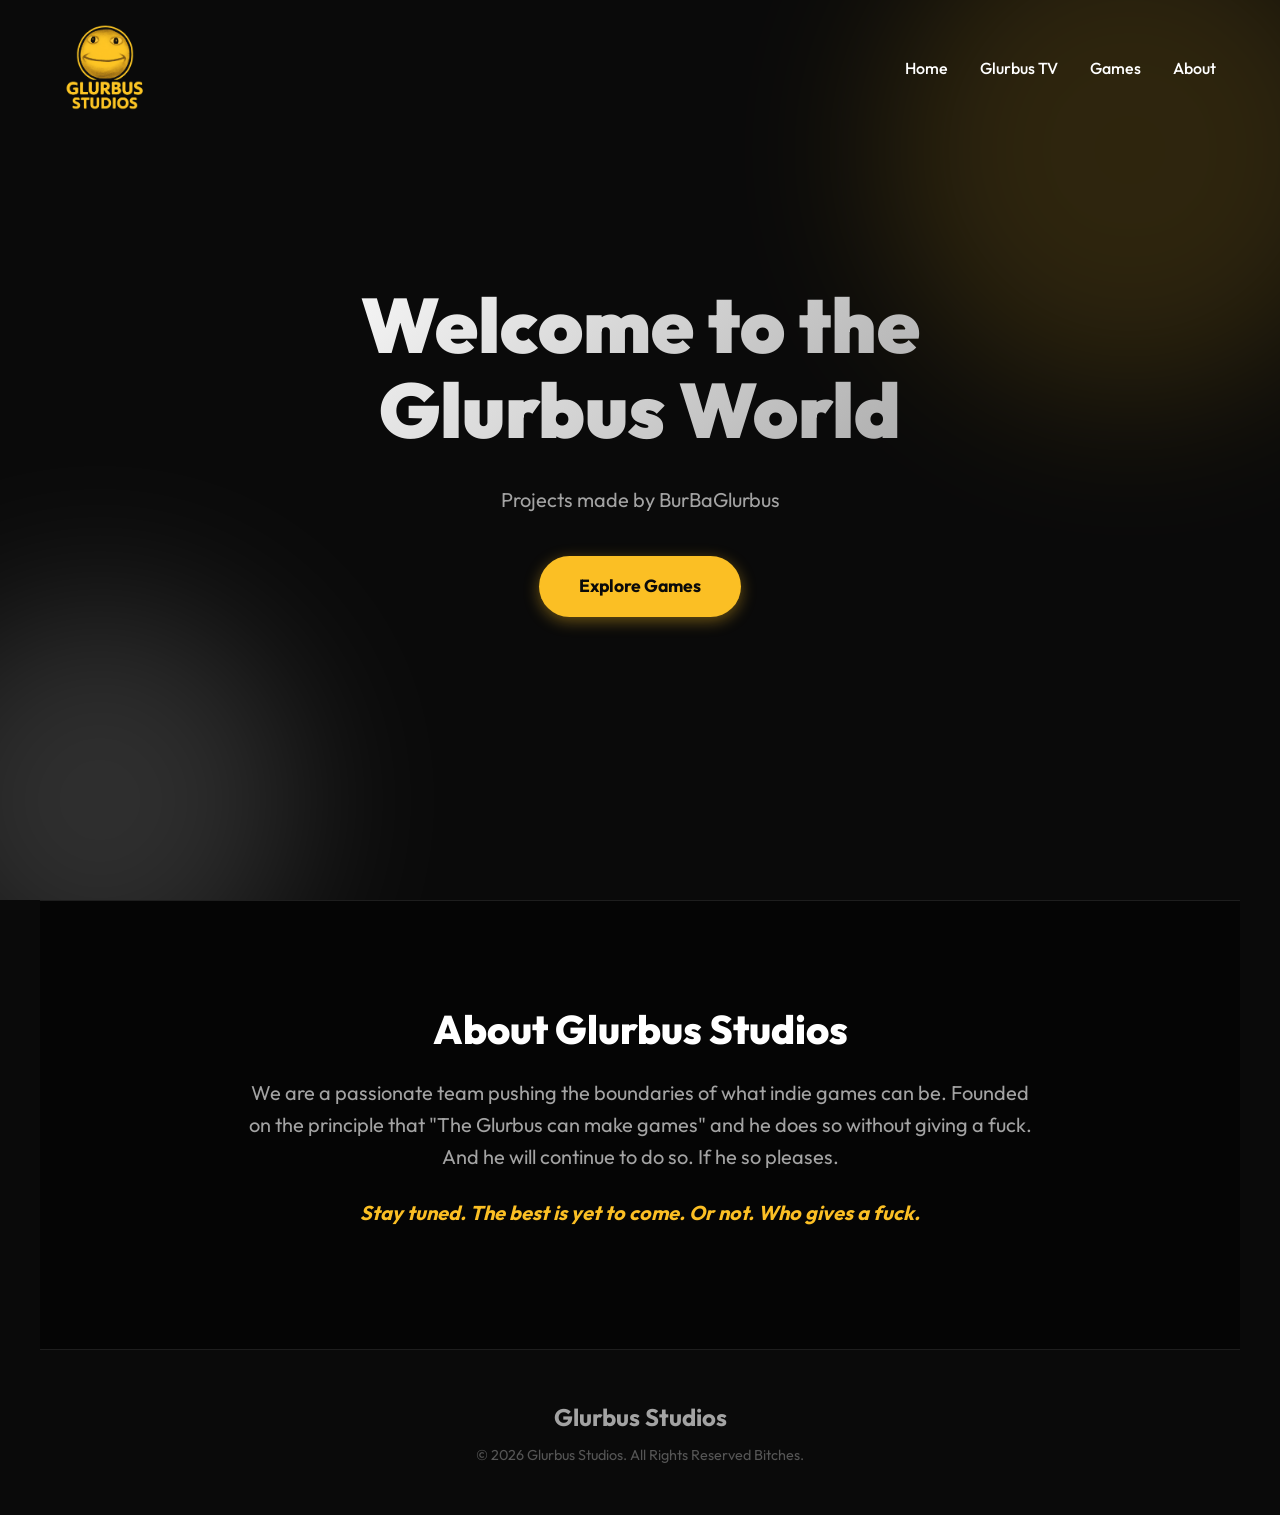
<file: index.html>
<!DOCTYPE html>
<html lang="en">

<head>
  <meta charset="UTF-8">
  <meta name="viewport" content="width=device-width, initial-scale=1.0">
  <meta name="description" content="Glurbus Studios - Creators of Doki Doki Paradise of Wacko">
  <title>Glurbus Studios</title>
  <!-- Google Fonts -->
  <link rel="preconnect" href="https://fonts.googleapis.com">
  <link rel="preconnect" href="https://fonts.gstatic.com" crossorigin>
  <link href="https://fonts.googleapis.com/css2?family=Outfit:wght@300;500;700;900&display=swap" rel="stylesheet">
  <link rel="stylesheet" href="style.css">
  <link rel="icon" type="image/png" href="assets/logo_glurbus.png">
</head>

<body>
  <div class="page-transition-overlay swipe-out" id="pageReveal"><img src="assets/logo_glurbus.png" alt="" class="transition-logo"></div>
  <header id="navbar">
    <div class="container nav-content">
      <a href="index.html" class="logo"><img src="assets/logo.png" alt="Glurbus Studios" class="logo-img" id="home-logo" height="90" style="max-height:90px;width:auto;"></a>
      <nav>
        <ul class="nav-links" id="navLinks">
          <li><a href="#home" class="nav-close-link">Home</a></li>
          <li><a href="videos.html" class="nav-close-link">Glurbus TV</a></li>
          <li><a href="games.html" class="nav-close-link">Games</a></li>
          <li><a href="#about" class="nav-close-link">About</a></li>
        </ul>
      </nav>
      <button class="hamburger" id="hamburgerBtn" aria-label="Open menu">
        <span></span><span></span><span></span>
      </button>
    </div>
  </header>

  <section id="home" class="hero">
    <div class="hero-content">
      <h2 class="slide-up">Welcome to the Glurbus World</h2>
      <p class="slide-up delay-1">Projects made by BurBaGlurbus
      </p>
      <div class="hero-actions slide-up delay-2">
        <a href="games.html" class="cta-button desktop-only">Explore Games</a>
        <!-- Mobile Only Quick Links -->
        <div class="mobile-hero-links">
          <a href="videos.html" class="mobile-btn">
            <span class="btn-icon">📺</span>
            <span class="btn-text">Glurbus TV</span>
          </a>
          <a href="games.html" class="mobile-btn">
            <span class="btn-icon">🎮</span>
            <span class="btn-text">Masterpieces</span>
          </a>
          <a href="pow.html" class="mobile-btn">
            <span class="btn-icon">😜</span>
            <span class="btn-text">Paradise of Wacko</span>
          </a>
          <a href="powp.html" class="mobile-btn">
            <span class="btn-icon">✨</span>
            <span class="btn-text">Wacko Plus!</span>
          </a>
          <a href="#about" class="mobile-btn">
            <span class="btn-icon">ℹ️</span>
            <span class="btn-text">About Fix</span>
          </a>
        </div>
      </div>
    </div>
    <div class="hero-bg-elements">
      <div class="circle circle-1"></div>
      <div class="circle circle-2"></div>
    </div>
  </section>



  <section id="about" class="about-section container section-padding fade-in">
    <div class="about-content">
      <h2 class="section-title">About Glurbus Studios</h2>
      <p>We are a passionate team pushing the boundaries of what indie games can be. Founded on the principle that "The
        Glurbus can make games" and he does so without giving a fuck. And he will continue to do so. If he so pleases.
      </p>
      <p class="highlight-text">Stay tuned. The best is yet to come. Or not. Who gives a fuck.</p>
    </div>
  </section>

  <footer>
    <div class="container footer-content text-center">
      <h3>Glurbus Studios</h3>
      <p>&copy; 2026 Glurbus Studios. All Rights Reserved Bitches.</p>
    </div>
  </footer>

  <script src="script.js"></script>
</body>

</html>
</file>
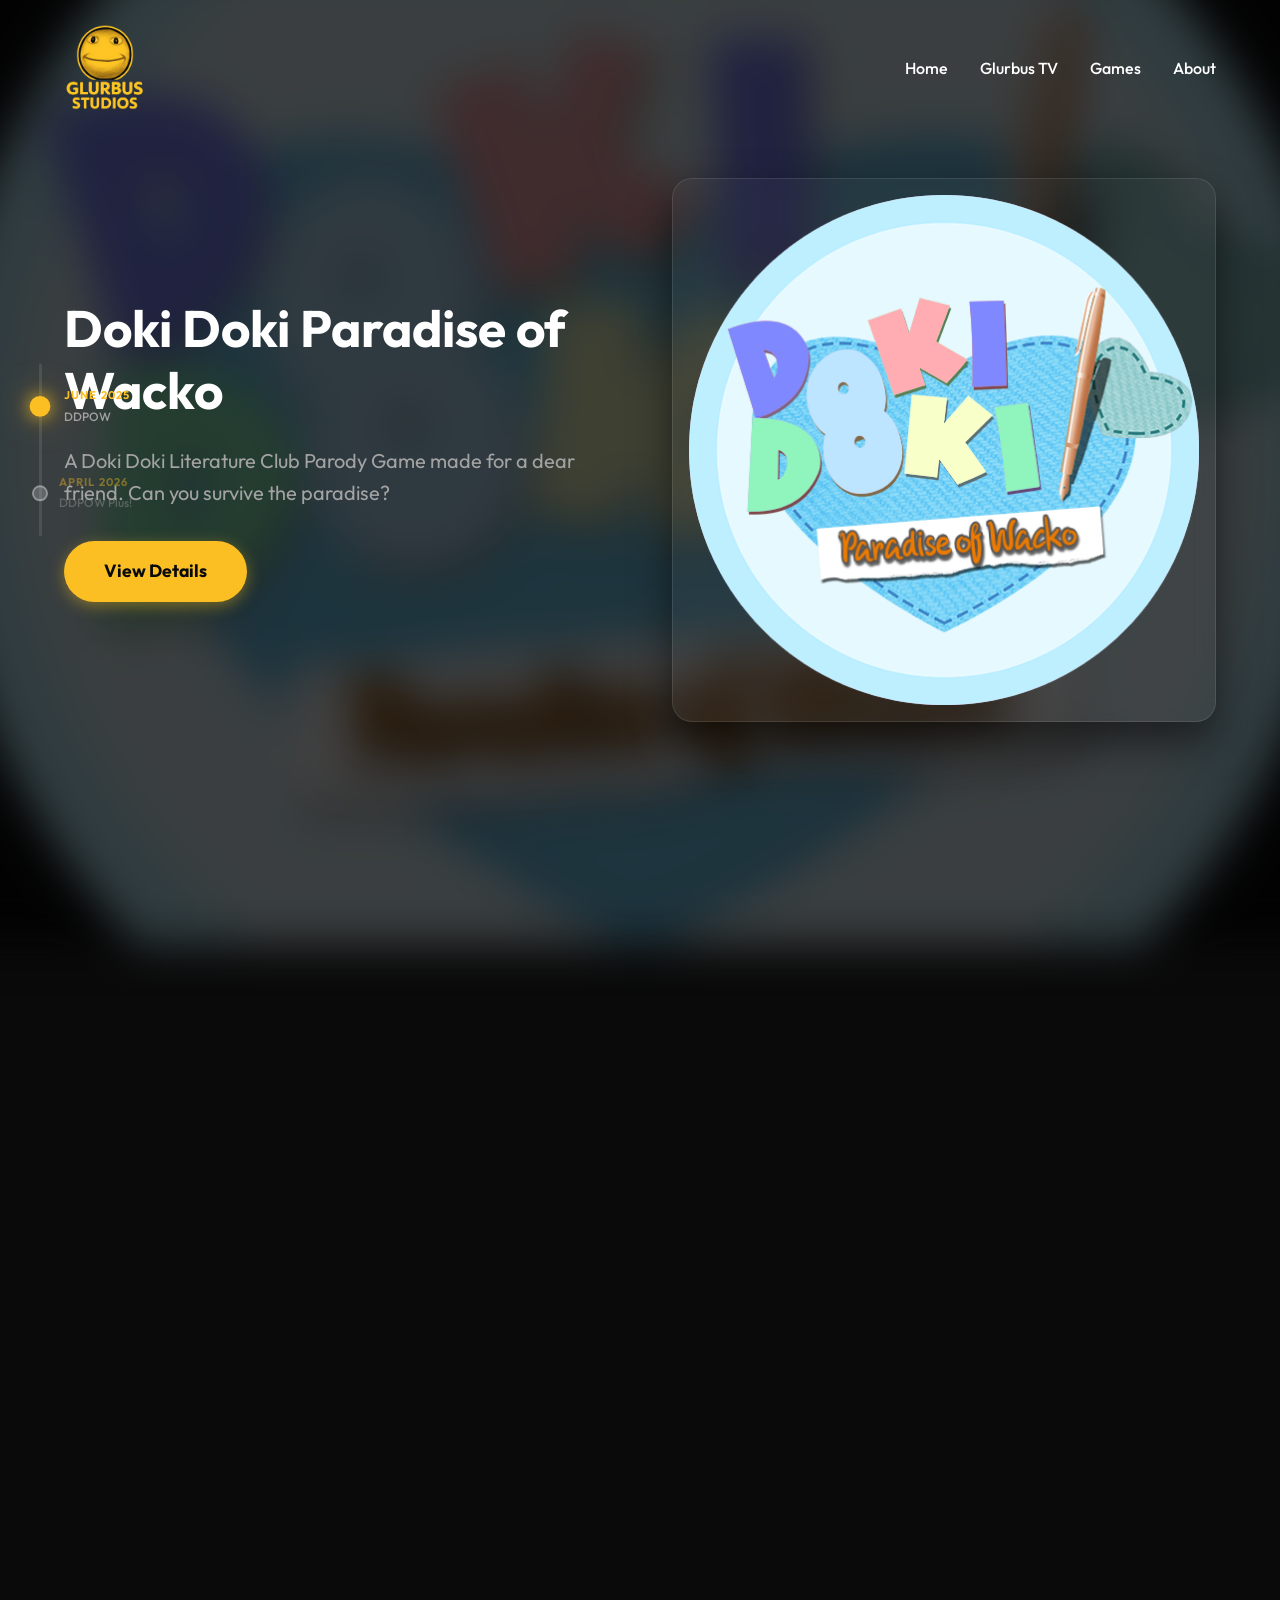
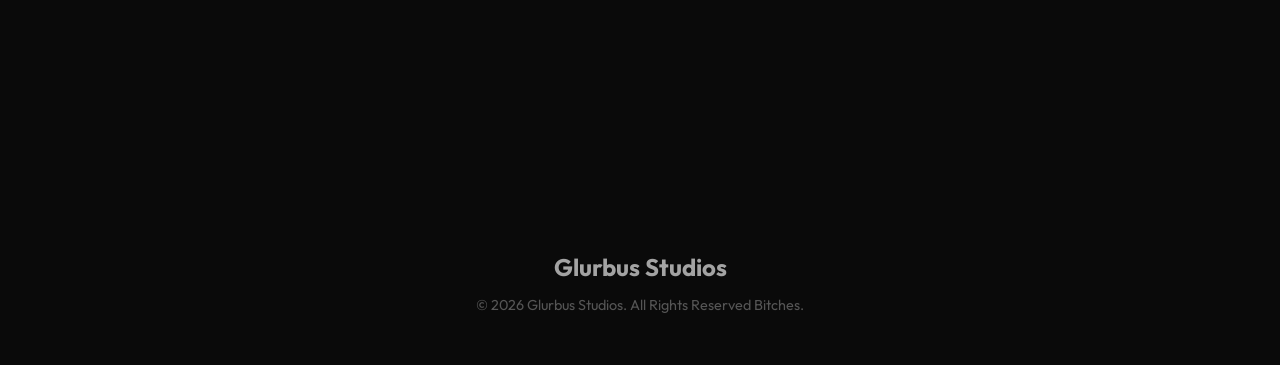
<file: games.html>
<!DOCTYPE html>
<html lang="en">

<head>
  <meta charset="UTF-8">
  <meta name="viewport" content="width=device-width, initial-scale=1.0">
  <meta name="description" content="Glurbus Studios Masterpieces">
  <title>Our Masterpieces</title>
  <link rel="preconnect" href="https://fonts.googleapis.com">
  <link rel="preconnect" href="https://fonts.gstatic.com" crossorigin>
  <link href="https://fonts.googleapis.com/css2?family=Outfit:wght@300;500;700;900&display=swap" rel="stylesheet">
  <link rel="stylesheet" href="style.css">
  <link rel="icon" type="image/png" href="assets/logo_glurbus.png">
</head>

<body>
  <div class="page-transition-overlay swipe-out" id="pageReveal"><img src="assets/logo_glurbus.png" alt=""
      class="transition-logo"></div>
  <div class="dynamic-bg" id="dynamicBg"></div>

  <header id="navbar">
    <div class="container nav-content">
      <a href="index.html" class="logo"><img src="assets/logo.png" alt="Glurbus Studios" class="logo-img" height="90"
          style="max-height:90px;width:auto;"></a>
      <nav>
        <ul class="nav-links" id="navLinks">
          <li><a href="index.html#home" class="nav-close-link">Home</a></li>
          <li><a href="videos.html" class="nav-close-link">Glurbus TV</a></li>
          <li><a href="games.html" class="nav-close-link">Games</a></li>
          <li><a href="index.html#about" class="nav-close-link">About</a></li>
        </ul>
      </nav>
      <button class="hamburger" id="hamburgerBtn" aria-label="Open menu">
        <span></span><span></span><span></span>
      </button>
    </div>
  </header>

  <div class="timeline-container" id="timeline">
    <div class="timeline-track">
      <div class="timeline-progress" id="timelineProgress"></div>
    </div>
    <div class="timeline-node" data-index="0">
      <div class="node-dot" id="dot-0"></div>
      <div class="node-label">
        <span class="node-date">June 2025</span>
        <span class="node-title">DDPOW</span>
      </div>
    </div>
    <div class="timeline-node" data-index="1">
      <div class="node-dot" id="dot-1"></div>
      <div class="node-label">
        <span class="node-date">April 2026</span>
        <span class="node-title">DDPOW Plus!</span>
      </div>
    </div>
  </div>

  <div class="games-scroll-container">
    <section class="game-showcase-section" data-bg="assets/pow.png" data-index="0">
      <div class="showcase-content container fade-in">
        <div class="showcase-text">
          <h2>Doki Doki Paradise of Wacko</h2>
          <p>A Doki Doki Literature Club Parody Game made for a dear friend. Can you survive the paradise?</p>
          <a href="pow.html" class="cta-button">View Details</a>
        </div>
        <div class="showcase-image glass-panel">
          <img src="assets/pow.png" alt="Doki Doki Paradise of Wacko">
        </div>
      </div>
    </section>

    <section class="game-showcase-section" data-bg="assets/powp.png" data-index="1">
      <div class="showcase-content container fade-in">
        <div class="showcase-text">
          <h2>Doki Doki Paradise of Wacko Plus!</h2>
          <div class="badge" style="display:inline-block; position:relative; top:0; right:0; margin-bottom: 1rem;">New
            Release</div>
          <p>The critically acclaimed remaster to Doki Doki Paradise of Wacko. One last time... before we say goodbye.
          </p>
          <a href="powp.html" class="cta-button">View Details</a>
        </div>
        <div class="showcase-image glass-panel" style="box-shadow: 0 0 40px rgba(255, 215, 0, 0.4);">
          <img src="assets/powp.png" alt="Doki Doki Paradise of Wacko Plus!">
        </div>
      </div>
    </section>
  </div>


  <footer style="position:relative; z-index: 10;">
    <div class="container footer-content text-center">
      <h3>Glurbus Studios</h3>
      <p>&copy; 2026 Glurbus Studios. All Rights Reserved Bitches.</p>
    </div>
  </footer>

  <script src="script.js"></script>
</body>

</html>
</file>
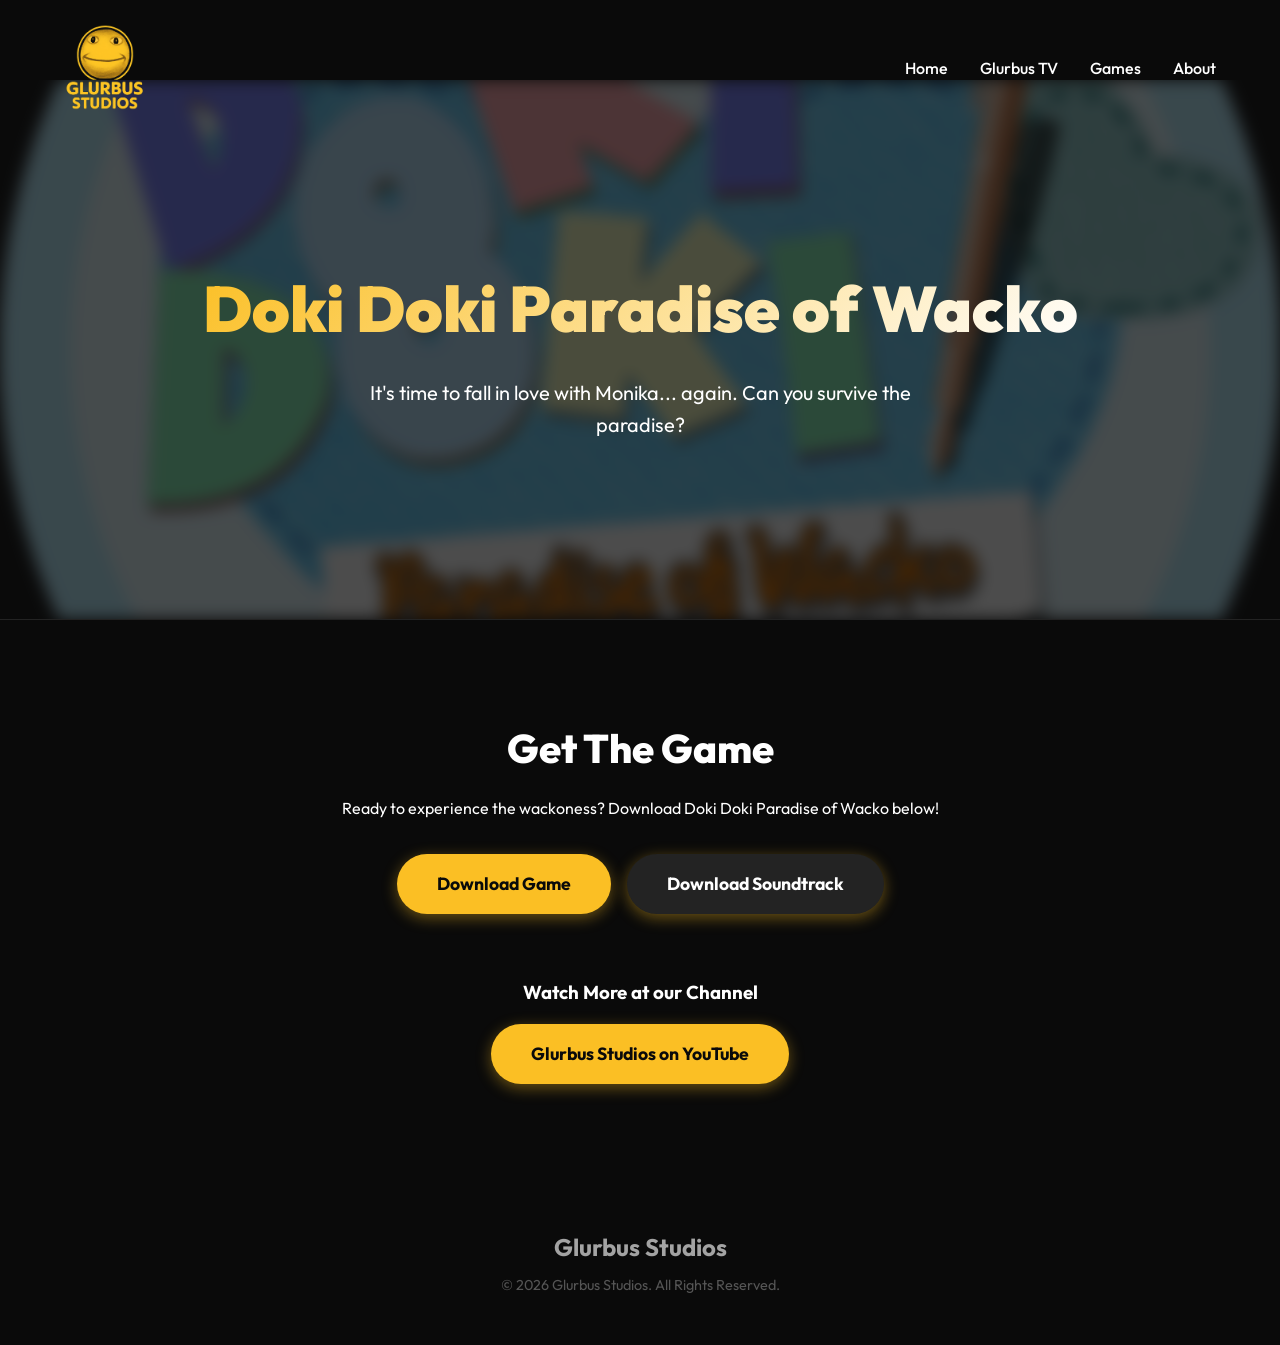
<file: pow.html>
<!DOCTYPE html>
<html lang="en">

<head>
  <meta charset="UTF-8">
  <meta name="viewport" content="width=device-width, initial-scale=1.0">
  <meta name="description" content="Doki Doki Paradise of Wacko">
  <title>Doki Doki Paradise of Wacko</title>
  <link rel="preconnect" href="https://fonts.googleapis.com">
  <link rel="preconnect" href="https://fonts.gstatic.com" crossorigin>
  <link href="https://fonts.googleapis.com/css2?family=Outfit:wght@300;500;700;900&display=swap" rel="stylesheet">
  <link rel="stylesheet" href="style.css">
  <link rel="icon" type="image/png" href="assets/logo_glurbus.png">
</head>

<body>
  <div class="page-transition-overlay swipe-out" id="pageReveal"><img src="assets/logo_glurbus.png" alt=""
      class="transition-logo"></div>
  <header id="navbar">
    <div class="container nav-content">
      <a href="index.html" class="logo"><img src="assets/logo.png" alt="Glurbus Studios" class="logo-img" height="90"
          style="max-height:90px;width:auto;"></a>
      <nav>
        <ul class="nav-links" id="navLinks">
          <li><a href="index.html#home" class="nav-close-link">Home</a></li>
          <li><a href="videos.html" class="nav-close-link">Glurbus TV</a></li>
          <li><a href="games.html" class="nav-close-link">Games</a></li>
          <li><a href="index.html#about" class="nav-close-link">About</a></li>
        </ul>
      </nav>
      <button class="hamburger" id="hamburgerBtn" aria-label="Open menu">
        <span></span><span></span><span></span>
      </button>
    </div>
  </header>

  <section class="subpage-hero fade-in">
    <div class="subpage-hero-bg" style="background-image: url('assets/pow.png');"></div>
    <div class="subpage-hero-content container">
      <h1>Doki Doki Paradise of Wacko</h1>
      <p>It's time to fall in love with Monika... again. Can you survive the paradise?</p>
    </div>
  </section>

  <section class="container section-padding text-center fade-in delay-1">
    <h2 class="section-title">Get The Game</h2>
    <p class="pb-4">Ready to experience the wackoness? Download Doki Doki Paradise of Wacko below!</p>
    <div class="download-section">
      <a href="https://www.mediafire.com/file/cms29n6q9qfjuee/DDPoW.zip/file" target="_blank" class="cta-button">Download Game</a>
      <a href="https://www.mediafire.com/file/5yhibr1dcclcpvr/Doki+Doki+Paradise+of+Wacko+OST.zip/file" target="_blank"
        class="cta-button" style="background-color: var(--glass-border); color: var(--text-white);">Download
        Soundtrack</a>
    </div>

    <div style="margin-top: 4rem;">
      <h3 style="margin-bottom: 1rem;">Watch More at our Channel</h3>
      <a href="https://www.youtube.com/@GlurbusStudios" target="_blank" class="cta-button">Glurbus Studios on
        YouTube</a>
    </div>
  </section>

  <footer>
    <div class="container footer-content text-center">
      <h3>Glurbus Studios</h3>
      <p>&copy; 2026 Glurbus Studios. All Rights Reserved.</p>
    </div>
  </footer>

  <script src="script.js"></script>
</body>

</html>
</file>
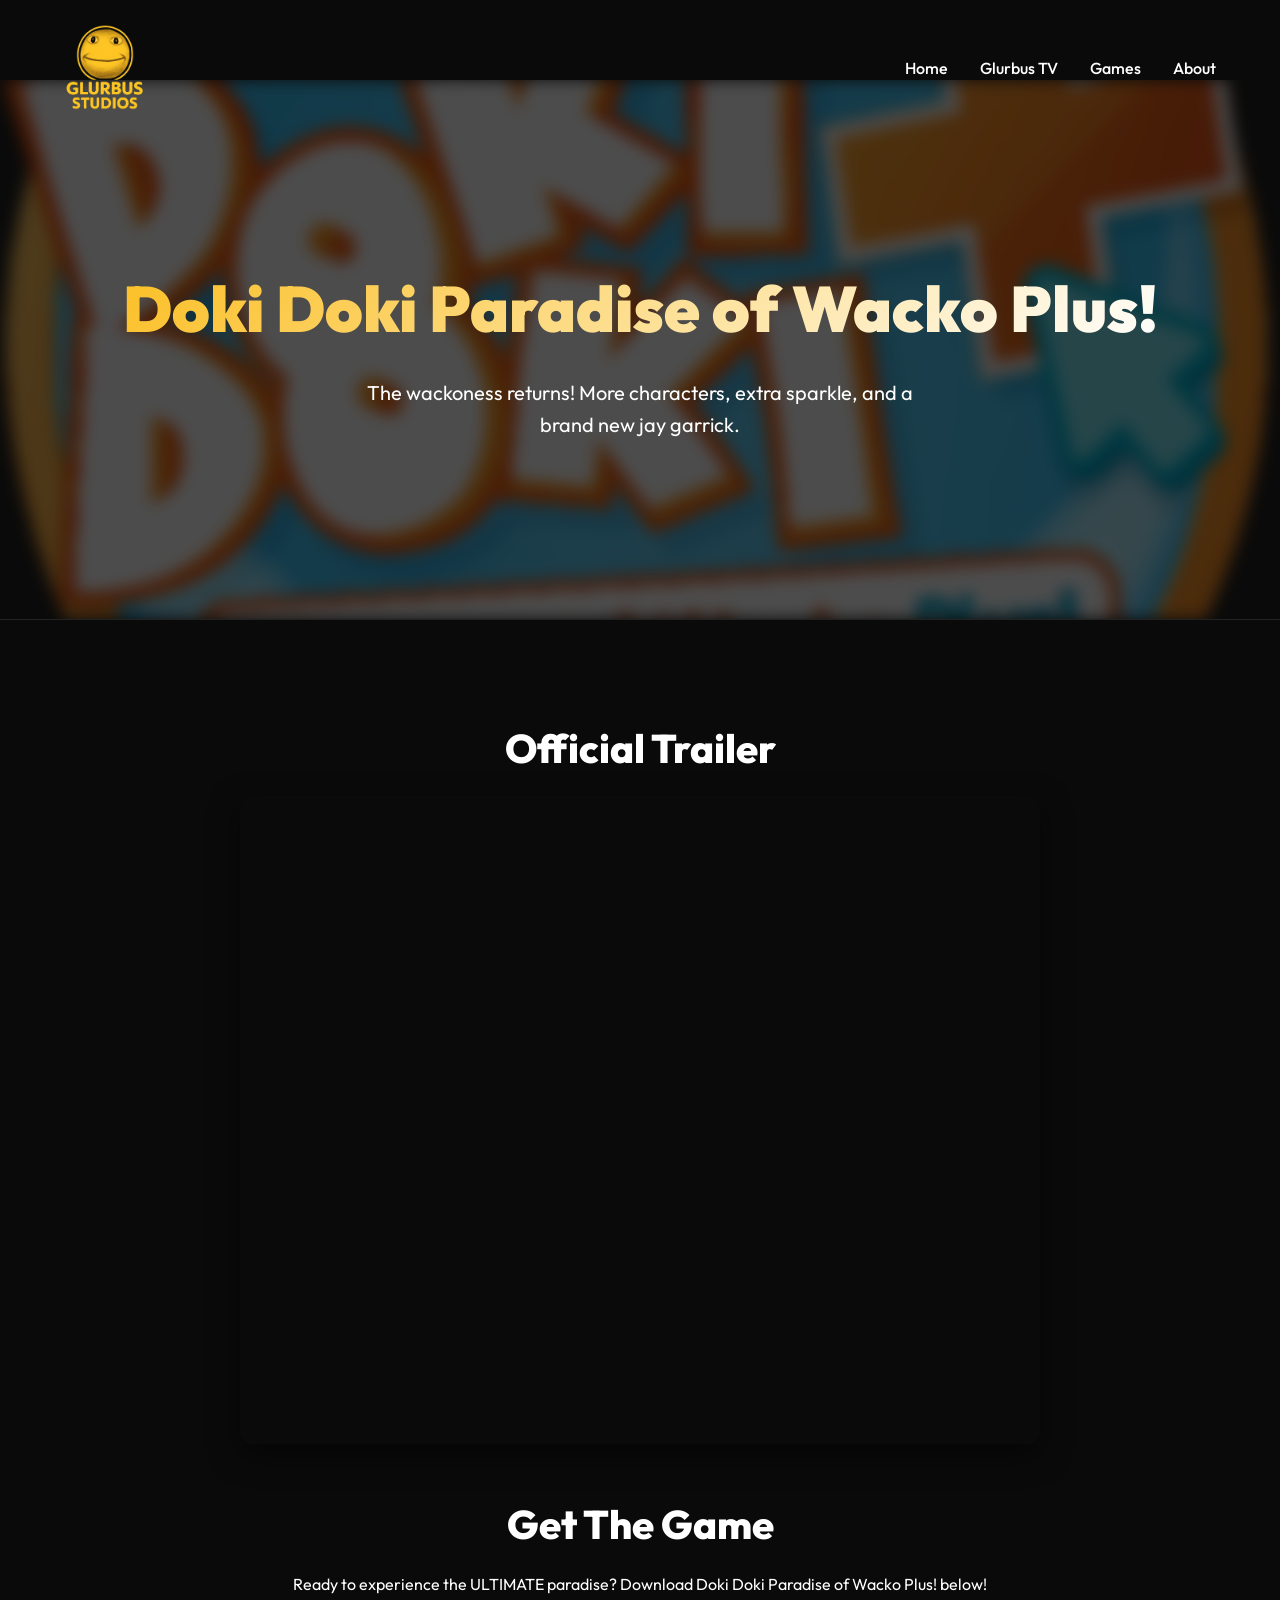
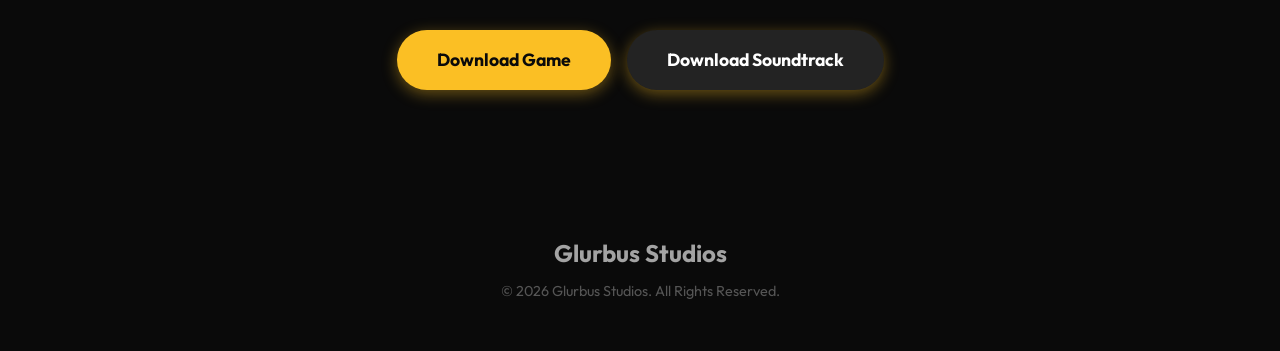
<file: powp.html>
<!DOCTYPE html>
<html lang="en">

<head>
  <meta charset="UTF-8">
  <meta name="viewport" content="width=device-width, initial-scale=1.0">
  <meta name="description" content="Doki Doki Paradise of Wacko Plus!">
  <title>Doki Doki Paradise of Wacko Plus!</title>
  <link rel="preconnect" href="https://fonts.googleapis.com">
  <link rel="preconnect" href="https://fonts.gstatic.com" crossorigin>
  <link href="https://fonts.googleapis.com/css2?family=Outfit:wght@300;500;700;900&display=swap" rel="stylesheet">
  <link rel="stylesheet" href="style.css">
  <link rel="icon" type="image/png" href="assets/logo_glurbus.png">
</head>

<body>
  <div class="page-transition-overlay swipe-out" id="pageReveal"><img src="assets/logo_glurbus.png" alt=""
      class="transition-logo"></div>
  <header id="navbar">
    <div class="container nav-content">
      <a href="index.html" class="logo"><img src="assets/logo.png" alt="Glurbus Studios" class="logo-img" height="90"
          style="max-height:90px;width:auto;"></a>
      <nav>
        <ul class="nav-links" id="navLinks">
          <li><a href="index.html#home" class="nav-close-link">Home</a></li>
          <li><a href="videos.html" class="nav-close-link">Glurbus TV</a></li>
          <li><a href="games.html" class="nav-close-link">Games</a></li>
          <li><a href="index.html#about" class="nav-close-link">About</a></li>
        </ul>
      </nav>
      <button class="hamburger" id="hamburgerBtn" aria-label="Open menu">
        <span></span><span></span><span></span>
      </button>
    </div>
  </header>

  <section class="subpage-hero fade-in">
    <div class="subpage-hero-bg" style="background-image: url('assets/powp.png');"></div>
    <div class="subpage-hero-content container">
      <h1>Doki Doki Paradise of Wacko Plus!</h1>
      <p>The wackoness returns! More characters, extra sparkle, and a brand new jay garrick.</p>
    </div>
  </section>

  <section class="container section-padding text-center fade-in delay-1">
    <h2 class="section-title">Official Trailer</h2>
    <div class="video-container pb-4" style="max-width: 800px; margin: 0 auto;">
      <iframe src="https://www.youtube.com/embed/FVLOrxcWNww" title="YouTube video player" frameborder="0"
        allow="accelerometer; autoplay; clipboard-write; encrypted-media; gyroscope; picture-in-picture; web-share"
        referrerpolicy="strict-origin-when-cross-origin" allowfullscreen></iframe>
    </div>

    <h2 class="section-title" style="margin-top: 3rem;">Get The Game</h2>
    <p class="pb-4">Ready to experience the ULTIMATE paradise? Download Doki Doki Paradise of Wacko Plus! below!</p>
    <div class="download-section">
      <a href="https://www.mediafire.com/file/wtcxqr7jrqlddgi/DDPoWPlusSourceCode-1.0.0-pc.zip/file" target="_blank"
        class="cta-button">Download Game</a>
      <a href="https://www.mediafire.com/file/jqpp30cwcfo4jma/Paradise+of+Wacko+Plus!+Official+Soundtrack.zip/file"
        target="_blank" class="cta-button"
        style="background-color: var(--glass-border); color: var(--text-white);">Download Soundtrack</a>
    </div>
  </section>

  <footer>
    <div class="container footer-content text-center">
      <h3>Glurbus Studios</h3>
      <p>&copy; 2026 Glurbus Studios. All Rights Reserved.</p>
    </div>
  </footer>

  <script src="script.js"></script>
</body>

</html>
</file>
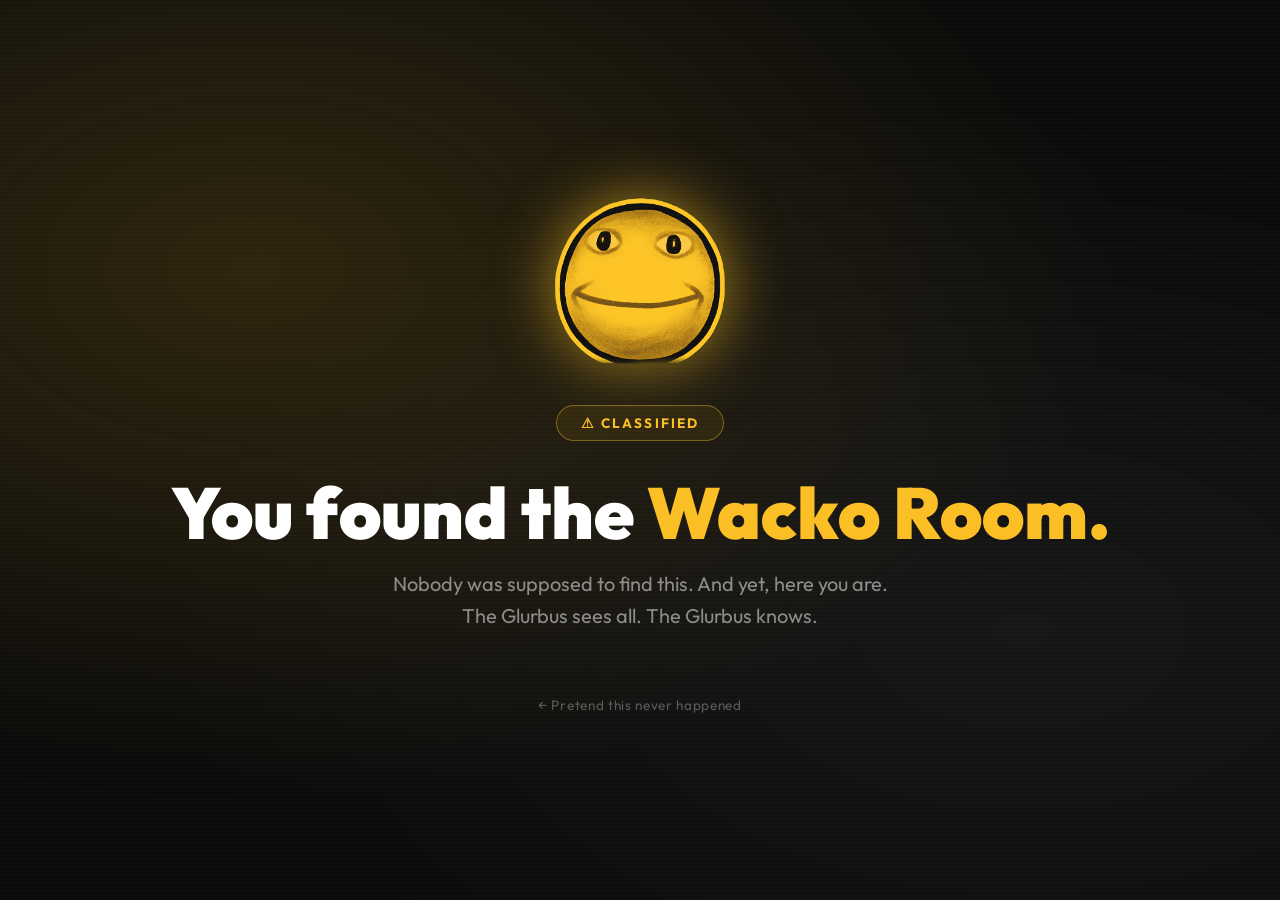
<file: secret.html>
<!DOCTYPE html>
<html lang="en">
<head>
  <meta charset="UTF-8">
  <meta name="viewport" content="width=device-width, initial-scale=1.0">
  <title>You Found It.</title>
  <link rel="preconnect" href="https://fonts.googleapis.com">
  <link rel="preconnect" href="https://fonts.gstatic.com" crossorigin>
  <link href="https://fonts.googleapis.com/css2?family=Outfit:wght@300;500;700;900&display=swap" rel="stylesheet">
  <link rel="icon" type="image/png" href="assets/logo_glurbus.png">
  <style>
    :root {
      --yellow: #FBBF24;
      --bg: #0a0a0a;
    }

    * { margin: 0; padding: 0; box-sizing: border-box; }

    body {
      background: var(--bg);
      font-family: 'Outfit', sans-serif;
      color: #fff;
      min-height: 100vh;
      display: flex;
      flex-direction: column;
      align-items: center;
      justify-content: center;
      overflow: hidden;
      text-align: center;
    }

    /* Scanline glitch overlay */
    body::after {
      content: '';
      position: fixed;
      inset: 0;
      background: repeating-linear-gradient(
        to bottom,
        transparent,
        transparent 2px,
        rgba(255,255,255,0.015) 2px,
        rgba(255,255,255,0.015) 4px
      );
      pointer-events: none;
      z-index: 100;
    }

    .glitch-bg {
      position: fixed;
      inset: 0;
      background:
        radial-gradient(ellipse at 20% 30%, rgba(251,191,36,0.15) 0%, transparent 60%),
        radial-gradient(ellipse at 80% 70%, rgba(255,255,255,0.05) 0%, transparent 60%);
      animation: bgPulse 4s ease-in-out infinite alternate;
      z-index: 0;
    }

    @keyframes bgPulse {
      from { opacity: 0.6; }
      to   { opacity: 1; }
    }

    .content {
      position: relative;
      z-index: 10;
      padding: 2rem;
    }

    .secret-logo {
      width: 180px;
      margin-bottom: 2rem;
      animation: floatLogo 6s ease-in-out infinite;
      filter: drop-shadow(0 0 30px rgba(251,191,36,0.6));
    }

    @keyframes floatLogo {
      0%, 100% { transform: translateY(0px) rotate(-1deg); }
      50%       { transform: translateY(-18px) rotate(1deg); }
    }

    h1 {
      font-size: clamp(2.5rem, 6vw, 4.5rem);
      font-weight: 900;
      line-height: 1.1;
      margin-bottom: 1rem;
      animation: glitchText 6s infinite;
    }

    @keyframes glitchText {
      0%, 90%, 100% {
        text-shadow: none;
        color: #fff;
      }
      91% {
        text-shadow: -3px 0 var(--yellow), 3px 0 #fff;
        color: #fff;
      }
      92% {
        text-shadow: 3px 0 var(--yellow), -3px 0 #fff;
        color: var(--yellow);
      }
      93% {
        text-shadow: none;
        color: #fff;
      }
    }

    .yellow { color: var(--yellow); }

    p.subtitle {
      font-size: 1.25rem;
      color: rgba(255,255,255,0.5);
      max-width: 500px;
      margin: 0 auto 3rem;
      line-height: 1.6;
    }

    .secret-badge {
      display: inline-block;
      border: 1px solid rgba(251,191,36,0.4);
      background: rgba(251,191,36,0.08);
      color: var(--yellow);
      font-weight: 700;
      font-size: 0.85rem;
      letter-spacing: 0.15em;
      text-transform: uppercase;
      padding: 0.5rem 1.5rem;
      border-radius: 50px;
      margin-bottom: 2rem;
      animation: badgePulse 2s ease-in-out infinite;
    }

    @keyframes badgePulse {
      0%, 100% { box-shadow: 0 0 0 rgba(251,191,36,0); }
      50%       { box-shadow: 0 0 20px rgba(251,191,36,0.3); }
    }

    .back-link {
      display: inline-block;
      margin-top: 1rem;
      color: rgba(255,255,255,0.3);
      font-size: 0.85rem;
      text-decoration: none;
      transition: color 0.3s;
      letter-spacing: 0.05em;
    }
    .back-link:hover { color: var(--yellow); }

    /* Floating particles */
    .particles { position: fixed; inset: 0; pointer-events: none; z-index: 5; }
    .particle {
      position: absolute;
      width: 3px;
      height: 3px;
      background: var(--yellow);
      border-radius: 50%;
      animation: drift linear infinite;
      opacity: 0;
    }
    @keyframes drift {
      0%   { transform: translateY(100vh) translateX(0); opacity: 0; }
      10%  { opacity: 0.6; }
      90%  { opacity: 0.4; }
      100% { transform: translateY(-10vh) translateX(40px); opacity: 0; }
    }
  </style>
</head>
<body>
  <div class="glitch-bg"></div>
  <div class="particles" id="particles"></div>

  <div class="content" style="display:flex; flex-direction:column; align-items:center; justify-content:center;">
    <img src="assets/logo_glurbus.png" alt="Glurbus" class="secret-logo">
    <div class="secret-badge">⚠ Classified</div>
    <h1>You found the <span class="yellow">Wacko Room.</span></h1>
    <p class="subtitle">
      Nobody was supposed to find this. And yet, here you are.<br>
      The Glurbus sees all. The Glurbus knows.
    </p>
    <a href="index.html" class="back-link">← Pretend this never happened</a>
  </div>

  <script>
    // Generate floating particles
    const container = document.getElementById('particles');
    for (let i = 0; i < 30; i++) {
      const p = document.createElement('div');
      p.className = 'particle';
      p.style.left = Math.random() * 100 + 'vw';
      p.style.animationDuration = (6 + Math.random() * 10) + 's';
      p.style.animationDelay = (Math.random() * 10) + 's';
      p.style.width = p.style.height = (2 + Math.random() * 3) + 'px';
      container.appendChild(p);
    }
  </script>
</body>
</html>
</file>
<file: style.css>
:root {
    --bg-dark: #0a0a0a;
    --bg-darker: #050505;
    --primary-yellow: #FBBF24;
    --primary-yellow-glow: rgba(251, 191, 36, 0.4);
    --text-white: #ffffff;
    --text-gray: #a3a3a3;
    --font-main: 'Outfit', sans-serif;
    --glass-bg: rgba(255, 255, 255, 0.03);
    --glass-border: rgba(255, 255, 255, 0.1);
}

* {
    margin: 0;
    padding: 0;
    box-sizing: border-box;
}

html {
    scroll-behavior: smooth;
}

body {
    background-color: var(--bg-dark);
    color: var(--text-white);
    font-family: var(--font-main);
    line-height: 1.6;
    overflow-x: hidden;
}

/* Typography Utilities */
.text-center { text-align: center; }
.pb-4 { padding-bottom: 2rem; }

/* Layout */
.container {
    max-width: 1200px;
    margin: 0 auto;
    padding: 0 1.5rem;
}
.section-padding {
    padding: 6rem 1.5rem;
}

/* Navigation */
header {
    position: fixed;
    top: 0;
    width: 100%;
    z-index: 10000; /* Higher than transitions if needed, but menu usually needs to be higher */
    transition: background-color 0.4s ease, padding 0.4s ease, border-color 0.4s ease;
    padding: 1.5rem 0;
    background-color: transparent;
}

header.scrolled {
    background-color: rgba(8, 8, 8, 0.97);
    backdrop-filter: blur(14px);
    padding: 0.4rem 0;
    border-bottom: 1px solid var(--glass-border);
}

/* Compact logo in scrolled state */
header.scrolled .logo-img {
    height: 36px;
}

/* Compact nav links in scrolled state */
header.scrolled .nav-links {
    gap: 1.2rem;
}

header.scrolled .nav-links a {
    font-size: 0.8rem;
    letter-spacing: 0.06em;
    text-transform: uppercase;
    font-weight: 700;
}

.nav-content {
    display: flex;
    justify-content: space-between;
    align-items: center;
}

.logo {
    font-size: 2rem;
    font-weight: 900;
    letter-spacing: -1px;
}

.logo span {
    color: var(--primary-yellow);
}

.nav-links {
    list-style: none;
    display: flex;
    gap: 2rem;
}

.nav-links a {
    color: var(--text-white);
    text-decoration: none;
    font-weight: 500;
    transition: color 0.3s ease;
    position: relative;
}

.nav-links a::after {
    content: '';
    position: absolute;
    bottom: -5px;
    left: 0;
    width: 0%;
    height: 2px;
    background-color: var(--primary-yellow);
    transition: width 0.3s ease;
}

.nav-links a:hover {
    color: var(--primary-yellow);
}

.nav-links a:hover::after {
    width: 100%;
}

/* Hero Section */
.hero {
    height: 100vh;
    display: flex;
    align-items: center;
    justify-content: center;
    position: relative;
    overflow: hidden;
}

.hero-content {
    position: relative;
    z-index: 10;
    text-align: center;
    max-width: 800px;
    padding: 0 1.5rem;
}

.hero h2 {
    font-size: clamp(3rem, 6vw, 5rem);
    font-weight: 900;
    line-height: 1.1;
    margin-bottom: 2rem;
    background: linear-gradient(135deg, #fff, #a3a3a3);
    -webkit-background-clip: text;
    background-clip: text;
    -webkit-text-fill-color: transparent;
}

.desktop-only {
    display: inline-block;
}

.mobile-hero-links {
    display: none;
    flex-direction: column;
    gap: 0.8rem;
    width: 100%;
    max-width: 320px;
    margin: 2.5rem auto 0;
}

.mobile-btn {
    display: flex;
    align-items: center;
    background: rgba(255, 255, 255, 0.04);
    border: 1px solid var(--glass-border);
    padding: 0.7rem 1.2rem;
    border-radius: 12px;
    text-decoration: none;
    color: var(--text-white);
    transition: all 0.3s cubic-bezier(0.4, 0, 0.2, 1);
    backdrop-filter: blur(10px);
    border-left: 4px solid var(--primary-yellow);
}

.mobile-btn:active {
    background: var(--primary-yellow);
    color: var(--bg-dark);
    transform: scale(0.96);
}

.btn-icon {
    font-size: 1.4rem;
    margin-right: 1rem;
    background: rgba(255,255,255,0.05);
    width: 44px;
    height: 44px;
    display: flex;
    align-items: center;
    justify-content: center;
    border-radius: 10px;
}

.btn-text {
    font-weight: 700;
    letter-spacing: 0.05em;
    text-transform: uppercase;
    font-size: 0.85rem;
}


.hero p {
    font-size: 1.25rem;
    color: var(--text-gray);
    margin-bottom: 2.5rem;
}

.cta-button {
    display: inline-block;
    padding: 1rem 2.5rem;
    background-color: var(--primary-yellow);
    color: var(--bg-dark);
    text-decoration: none;
    font-weight: 700;
    font-size: 1.1rem;
    border-radius: 50px;
    transition: transform 0.3s ease, box-shadow 0.3s ease;
    box-shadow: 0 4px 15px var(--primary-yellow-glow);
}

.cta-button:hover {
    transform: translateY(-3px);
    box-shadow: 0 8px 25px var(--primary-yellow-glow);
}

/* Hero Background Elements */
.hero-bg-elements {
    position: absolute;
    top: 0;
    left: 0;
    width: 100%;
    height: 100%;
    z-index: 1;
}

.circle {
    position: absolute;
    border-radius: 50%;
    filter: blur(80px);
    opacity: 0.15;
}

.circle-1 {
    width: 500px;
    height: 500px;
    background-color: var(--primary-yellow);
    top: -100px;
    right: -100px;
    animation: float 10s ease-in-out infinite alternate;
}

.circle-2 {
    width: 400px;
    height: 400px;
    background-color: #ffffff;
    bottom: -100px;
    left: -100px;
    animation: float 8s ease-in-out infinite alternate-reverse;
}

/* Games Section */
.section-title {
    font-size: 2.5rem;
    font-weight: 800;
    margin-bottom: 1rem;
}

.games-grid {
    display: grid;
    grid-template-columns: repeat(auto-fit, minmax(350px, 1fr));
    gap: 3rem;
    margin-top: 2rem;
}

.game-card {
    background: var(--glass-bg);
    border: 1px solid var(--glass-border);
    border-radius: 20px;
    overflow: hidden;
    transition: transform 0.4s ease, box-shadow 0.4s ease, border-color 0.4s ease;
    backdrop-filter: blur(10px);
}

.game-card:hover {
    transform: translateY(-10px);
    border-color: rgba(251, 191, 36, 0.4);
    box-shadow: 0 20px 40px rgba(0, 0, 0, 0.5);
}

.card-image {
    width: 100%;
    aspect-ratio: 16/9;
    overflow: hidden;
    position: relative;
    background-color: #1a1a1a;
}

.card-image img {
    width: 100%;
    height: 100%;
    object-fit: cover;
    transition: transform 0.5s ease;
}

.game-card:hover .card-image img {
    transform: scale(1.05);
}

.badge {
    position: absolute;
    top: 1rem;
    right: 1rem;
    background-color: var(--primary-yellow);
    color: var(--bg-dark);
    padding: 0.25rem 1rem;
    border-radius: 20px;
    font-size: 0.8rem;
    font-weight: 700;
    box-shadow: 0 0 10px var(--primary-yellow-glow);
}

.card-body {
    padding: 2rem;
}

.card-body h3 {
    font-size: 1.5rem;
    margin-bottom: 1rem;
    color: var(--text-white);
}

.card-body p {
    color: var(--text-gray);
    font-size: 1rem;
}

/* About Section */
.about-section {
    background-color: var(--bg-darker);
    border-top: 1px solid var(--glass-border);
    border-bottom: 1px solid var(--glass-border);
}

.about-content {
    max-width: 800px;
    margin: 0 auto;
    text-align: center;
}

.about-content p {
    font-size: 1.25rem;
    color: var(--text-gray);
    margin-bottom: 1.5rem;
}

.highlight-text {
    color: var(--primary-yellow) !important;
    font-weight: 700;
    font-style: italic;
}

/* Footer */
footer {
    padding: 3rem 0;
    background-color: var(--bg-dark);
}

footer h3 {
    font-size: 1.5rem;
    color: var(--text-gray);
    margin-bottom: 0.5rem;
}

footer p {
    color: #555;
    font-size: 0.9rem;
}

/* Animations */
@keyframes float {
    0% { transform: translate(0, 0); }
    100% { transform: translate(30px, 50px); }
}

.slide-up {
    opacity: 0;
    transform: translateY(30px);
    animation: slideUp 0.8s forwards cubic-bezier(0.2, 0.8, 0.2, 1);
}

.fade-in {
    /* Visible by default — JS will handle the animation */
    opacity: 1;
    transform: none;
    transition: opacity 0.8s ease, transform 0.8s ease;
}

/* Only hide elements when JS is confirmed running */
.js-ready .fade-in {
    opacity: 0;
    transform: translateY(20px);
}

.js-ready .fade-in.visible {
    opacity: 1;
    transform: translateY(0);
}

.delay-1 { animation-delay: 0.2s; }
.delay-2 { animation-delay: 0.4s; }

@keyframes slideUp {
    to {
        opacity: 1;
        transform: translateY(0);
    }
}

/* Dynamic Games Page Styling */
.dynamic-bg {
    position: fixed;
    top: 0; left: 0; width: 100vw; height: 100vh;
    background-color: var(--bg-dark);
    background-size: cover;
    background-position: center;
    filter: blur(20px) brightness(0.25);
    transform: scale(1.1);
    z-index: 0;                          /* 0, not -1 — avoids falling behind body bg */
    pointer-events: none;                /* NEVER intercept clicks */
    transition: background-image 1s ease-in-out, opacity 1s ease-in-out;
    opacity: 0;
}

.games-scroll-container {
    position: relative;
    z-index: 10;
}

/* ======= TIMELINE ======= */
.timeline-container {
    position: fixed;
    left: 2rem;
    top: 50%;
    transform: translateY(-50%);
    z-index: 200;
    display: flex;
    flex-direction: column;
    align-items: flex-start;
    gap: 0;
}

.timeline-track {
    position: absolute;
    left: 7px;
    top: 0;
    width: 3px;
    height: 100%;
    background: rgba(255,255,255,0.1);
    border-radius: 3px;
    overflow: hidden;
}

.timeline-progress {
    width: 100%;
    height: 0%;
    background: linear-gradient(to bottom, #FBBF24, #FFF176);
    border-radius: 3px;
    transition: height 0.1s linear;
    box-shadow: 0 0 8px rgba(251, 191, 36, 0.8);
}

.timeline-node {
    display: flex;
    align-items: center;
    gap: 1rem;
    padding: 1.5rem 0;
    cursor: default;
}

.node-dot {
    width: 16px;
    height: 16px;
    border-radius: 50%;
    background: rgba(255,255,255,0.2);
    border: 2px solid rgba(255,255,255,0.3);
    transition: background 0.4s ease, border-color 0.4s ease, box-shadow 0.4s ease, transform 0.4s ease;
    flex-shrink: 0;
    position: relative;
    z-index: 1;
}

.node-dot.active {
    background: #FBBF24;
    border-color: #FBBF24;
    box-shadow: 0 0 14px rgba(251,191,36,0.9), 0 0 30px rgba(251,191,36,0.4);
    transform: scale(1.3);
}

.node-label {
    display: flex;
    flex-direction: column;
    gap: 0.1rem;
    opacity: 0.4;
    transition: opacity 0.4s ease, transform 0.4s ease;
    transform: translateX(-5px);
}

.timeline-node:has(.node-dot.active) .node-label {
    opacity: 1;
    transform: translateX(0);
}

.node-date {
    font-size: 0.7rem;
    font-weight: 700;
    letter-spacing: 0.1em;
    color: #FBBF24;
    text-transform: uppercase;
}

.node-title {
    font-size: 0.75rem;
    color: var(--text-gray);
    font-weight: 500;
    white-space: nowrap;
}

@media (max-width: 768px) {
    .timeline-container { display: none; }
}

.game-showcase-section {
    min-height: 100vh;
    display: flex;
    align-items: center;
    padding: 6rem 1.5rem;
    position: relative;
}

/* ===== SHOWCASE ENTRY ANIMATIONS ===== */
/* Only hide showcase children when JS is running */
.js-ready .game-showcase-section .fade-in .showcase-text,
.js-ready .game-showcase-section .fade-in .showcase-image {
    opacity: 0;
    transition: none;
}

/* Text slides in from the left */
@keyframes slideInLeft {
    from {
        opacity: 0;
        transform: translateX(-60px);
    }
    to {
        opacity: 1;
        transform: translateX(0);
    }
}

/* Image glides in from the right */
@keyframes slideInRight {
    from {
        opacity: 0;
        transform: translateX(60px);
    }
    to {
        opacity: 1;
        transform: translateX(0);
    }
}

/* Triggered when IntersectionObserver adds .visible to the parent .fade-in */
.js-ready .game-showcase-section .fade-in.visible .showcase-text {
    animation: slideInLeft 0.9s cubic-bezier(0.2, 0.8, 0.2, 1) forwards;
}

.js-ready .game-showcase-section .fade-in.visible .showcase-image {
    animation: slideInRight 0.9s cubic-bezier(0.2, 0.8, 0.2, 1) 0.2s forwards;
}


.showcase-content {
    display: grid;
    grid-template-columns: 1fr 1fr;
    gap: 4rem;
    align-items: center;
}

.showcase-text h2 {
    font-size: clamp(2.5rem, 4vw, 3.5rem);
    margin-bottom: 1.5rem;
    line-height: 1.2;
}

.showcase-text p {
    font-size: 1.25rem;
    color: var(--text-gray);
    margin-bottom: 2rem;
}

.glass-panel {
    background: var(--glass-bg);
    border: 1px solid var(--glass-border);
    border-radius: 20px;
    padding: 1rem;
    box-shadow: 0 20px 40px rgba(0,0,0,0.5);
    backdrop-filter: blur(10px);
}

.showcase-image img {
    width: 100%;
    border-radius: 12px;
    display: block;
}


@media (max-width: 900px) {
    .showcase-content {
        grid-template-columns: 1fr;
        text-align: center;
    }
}

/* ===== GLURBUS WIPE PAGE TRANSITION ===== */

.page-transition-overlay {
    position: fixed;
    top: 0;
    left: 0;
    width: 100vw;
    height: 100vh;
    background-color: var(--bg-darker);
    z-index: 999999;
    pointer-events: none; /* Always allow clicks to pass through by default */
    display: flex;
    align-items: center;
    justify-content: center;
    transition: transform 0.7s cubic-bezier(0.76, 0, 0.24, 1);
}

/* Glurbus Transition Logo */
.transition-logo {
    width: 12vh;
    height: auto;
    max-width: 120px;
    filter: drop-shadow(0 0 12px rgba(251, 191, 36, 0.5));
    transform: scale(0);
    opacity: 0;
    transition: transform 0.5s cubic-bezier(0.175, 0.885, 0.32, 1.275),
                opacity 0.4s ease;
}

/* ── Swipe IN: covers the screen when LEAVING ── */
.page-transition-overlay.swipe-in {
    transform: translateY(100%);
    border-top: 4px solid var(--primary-yellow);
}

.page-transition-overlay.swipe-in .transition-logo {
    transform: scale(0);
    opacity: 0;
}

.page-transition-overlay.swipe-in.active {
    transform: translateY(0);
    pointer-events: all;
}

.page-transition-overlay.swipe-in.active .transition-logo {
    transform: scale(1);
    opacity: 1;
    transition-delay: 0.15s;
}

/* ── Swipe OUT: reveals the screen on LOAD ── */
.page-transition-overlay.swipe-out {
    transform: translateY(0);
    border-bottom: 4px solid var(--primary-yellow);
    pointer-events: none; /* DO NOT block touches while the curtain is rising */
}

.page-transition-overlay.swipe-out .transition-logo {
    transform: scale(1);
    opacity: 1;
}

.page-transition-overlay.swipe-out.active {
    transform: translateY(-100%);
}

.page-transition-overlay.swipe-out.active .transition-logo {
    transform: scale(0);
    opacity: 0;
    transition-delay: 0s;
}

/* Custom Subpage Styles */
.logo {
    display: flex;
    align-items: center;
    text-decoration: none;
}

.logo-img {
    height: 90px;
    object-fit: contain;
    transition: transform 0.3s ease;
}

.logo:hover .logo-img {
    transform: scale(1.05);
}

.subpage-hero {
    position: relative;
    height: 60vh;
    display: flex;
    align-items: center;
    justify-content: center;
    overflow: hidden;
    margin-top: 80px; /* Offset for navbar */
    border-bottom: 1px solid var(--glass-border);
}

.subpage-hero-bg {
    position: absolute;
    top: 0; left: 0; right: 0; bottom: 0;
    background-size: cover;
    background-position: center;
    filter: blur(8px) brightness(0.3);
    z-index: 1;
}

.subpage-hero-content {
    position: relative;
    z-index: 10;
    text-align: center;
    padding: 0 1.5rem;
}

.subpage-hero-content h1 {
    font-size: clamp(2.5rem, 5vw, 4rem);
    background: linear-gradient(135deg, #FBBF24, #FFF);
    -webkit-background-clip: text;
    background-clip: text;
    -webkit-text-fill-color: transparent;
    margin-bottom: 1rem;
    font-weight: 900;
}

.subpage-hero-content p {
    font-size: 1.25rem;
    color: var(--text-white);
    max-width: 600px;
    margin: 0 auto;
}

.video-container {
    position: relative;
    width: 100%;
    padding-bottom: 56.25%; /* 16:9 Aspect Ratio */
    height: 0;
    box-shadow: 0 10px 30px rgba(0,0,0,0.5);
    border-radius: 12px;
    overflow: hidden;
}

.video-container iframe,
.video-container video {
    position: absolute;
    top: 0;
    left: 0;
    width: 100%;
    height: 100%;
    object-fit: cover;
    transition: all 0.5s cubic-bezier(0.4, 0, 0.2, 1);
}

/* ===== EXPANDING THIN LINE VIDEOS ===== */
.thin-strip-video {
    padding-bottom: 0 !important;
    height: 120px !important;
    cursor: pointer;
    transition: transform 0.3s ease, border-color 0.3s ease, box-shadow 0.3s ease;
}

.thin-strip-video:hover {
    transform: scale(1.02);
    border-color: var(--yellow);
    box-shadow: 0 0 20px rgba(251,191,36,0.3);
}

.strip-overlay {
    position: absolute;
    inset: 0;
    background: rgba(0,0,0,0.6);
    display: flex;
    align-items: center;
    justify-content: center;
    z-index: 5;
    transition: background 0.3s ease, opacity 0.3s ease;
}

.thin-strip-video:hover .strip-overlay {
    background: rgba(0,0,0,0.4);
}

.play-hint {
    color: var(--yellow);
    font-weight: 700;
    letter-spacing: 0.1em;
    font-size: 1.2rem;
    text-shadow: 0 2px 10px rgba(0,0,0,0.8);
    transition: transform 0.3s ease;
}

.thin-strip-video:hover .play-hint {
    transform: scale(1.1);
}

/* THEATER MODE OVERLAY */
.theater-backdrop {
    position: fixed;
    inset: 0;
    background: rgba(5,5,5,0.95);
    backdrop-filter: blur(15px);
    z-index: 9999;
    opacity: 0;
    pointer-events: none;
    transition: opacity 0.5s cubic-bezier(0.4, 0, 0.2, 1);
}

.theater-backdrop.active {
    opacity: 1;
    pointer-events: auto;
}

.close-theater {
    position: absolute;
    top: 30px;
    right: 40px;
    background: none;
    border: none;
    color: #fff;
    font-size: 3rem;
    cursor: pointer;
    transition: color 0.3s, transform 0.3s;
    line-height: 1;
}

.close-theater:hover {
    color: var(--yellow);
    transform: scale(1.1);
}

/* When the video goes fullscreen */
.video-container.expanded-theater {
    position: fixed;
    z-index: 10000;
    /* Dimensions will be set via JS inline initially for FLIP, then changed to: */
    width: 90vw !important;
    max-width: 1200px !important;
    height: auto !important;
    padding-bottom: calc(90vw * 0.5625) !important; /* 16:9 ratio fallback */
    max-height: 80vh !important;
    top: 50% !important;
    left: 50% !important;
    transform: translate(-50%, -50%) !important;
    transition: all 0.5s cubic-bezier(0.4, 0, 0.2, 1) !important;
    cursor: default;
}

@media (min-width: 1200px) {
    .video-container.expanded-theater {
        padding-bottom: calc(1200px * 0.5625) !important;
    }
}

.video-container.expanded-theater:hover {
    transform: translate(-50%, -50%) !important; /* nullify hover effect */
    border-color: rgba(255,255,255,0.1);
    box-shadow: 0 20px 50px rgba(0,0,0,0.9);
}

.video-container.expanded-theater .strip-overlay {
    opacity: 0;
    pointer-events: none;
}

.download-section {
    display: flex;
    gap: 1rem;
    justify-content: center;
    flex-wrap: wrap;
}

/* Base styles override for links on cards */
a.game-card {
    display: block;
    text-decoration: none;
    color: inherit;
}

/* ===== GLURBUS TV CINEMATIC LAYOUT ===== */
.tv-page-body {
    background-color: var(--bg-dark);
    position: relative;
    overflow-x: hidden;
}

/* Background Marquee */
.tv-marquee-bg {
    position: fixed;
    top: 50%;
    left: 0;
    width: 100vw;
    transform: translateY(-50%) rotate(-5deg) scale(1.2);
    display: flex;
    flex-direction: column;
    gap: 2rem;
    z-index: 0;
    pointer-events: none;
    opacity: 0.03;
    color: var(--yellow);
    font-size: clamp(4rem, 10vw, 8rem);
    font-weight: 900;
    white-space: nowrap;
    user-select: none;
}

.marquee-track {
    display: flex;
    animation: scrollMarquee 40s linear infinite;
}

.marquee-track.reverse {
    animation: scrollMarqueeReverse 35s linear infinite;
}

@keyframes scrollMarquee {
    0% { transform: translateX(0); }
    100% { transform: translateX(-50%); }
}

@keyframes scrollMarqueeReverse {
    0% { transform: translateX(-50%); }
    100% { transform: translateX(0); }
}

/* TV Typography & Hero */
.pt-huge {
    padding-top: 15vh;
    padding-bottom: 5vh;
    position: relative;
    z-index: 10;
}

.tv-title {
    font-size: clamp(3rem, 8vw, 6rem);
    font-weight: 900;
    letter-spacing: 0.05em;
    margin-bottom: 0.5rem;
    text-shadow: 0 5px 20px rgba(0,0,0,0.8);
}

.tv-subtitle {
    font-size: clamp(1rem, 2vw, 1.5rem);
    color: rgba(255,255,255,0.6);
    letter-spacing: 0.2em;
    text-transform: uppercase;
}

/* TV Grid Layout */
.tv-grid {
    position: relative;
    z-index: 10;
    display: grid;
    grid-template-columns: repeat(auto-fit, minmax(320px, 1fr));
    gap: 3rem;
    padding-bottom: 4rem;
}

.tv-card {
    display: flex;
    flex-direction: column;
    justify-content: flex-end;
    gap: 1rem;
    background: rgba(20, 20, 20, 0.4);
    border: 1px solid var(--glass-border);
    border-radius: 16px;
    padding: 1.5rem;
    transition: transform 0.4s ease, box-shadow 0.4s ease;
}

.tv-card:hover {
    transform: translateY(-5px);
    box-shadow: 0 15px 30px rgba(0, 0, 0, 0.5), 0 0 15px rgba(251, 191, 36, 0.1);
}

/* Info Section */
.tv-info h2 {
    font-size: 1.5rem;
    margin-bottom: 0.5rem;
    line-height: 1.2;
}

.tv-info p {
    color: rgba(255,255,255,0.7);
    font-size: 1.1rem;
    line-height: 1.7;
}

.tv-badge {
    display: inline-block;
    background: rgba(251,191,36,0.1);
    color: var(--yellow);
    border: 1px solid var(--yellow);
    padding: 0.4rem 1rem;
    border-radius: 50px;
    font-size: 0.8rem;
    font-weight: 700;
    letter-spacing: 0.2em;
    animation: tvPulse 2s infinite;
}

@keyframes tvPulse {
    0%, 100% { opacity: 1; box-shadow: 0 0 10px rgba(251,191,36,0.3); }
    50% { opacity: 0.6; box-shadow: none; }
}

/* Player Wrapper & Ambilight Effect */
.tv-player-wrapper {
    position: relative;
    width: 100%;
}

.tv-ambilight {
    position: absolute;
    inset: -15px;
    background: var(--yellow);
    filter: blur(40px);
    opacity: 0.2;
    z-index: -1;
    border-radius: 20px;
    animation: ambilightGlow 4s ease-in-out infinite alternate;
}

@keyframes ambilightGlow {
    from { opacity: 0.15; transform: scale(0.98); }
    to { opacity: 0.35; transform: scale(1.02); }
}

.tv-glass-frame {
    border: 1px solid rgba(255,255,255,0.1);
    background: rgba(0,0,0,0.8);
    padding: 10px;    /* Creating a bezel */
    border-radius: 16px;
    box-shadow: 0 20px 40px rgba(0,0,0,0.8);
}

.tv-glass-frame iframe {
    border-radius: 8px; /* Inner screen rounded */
}

.tv-footer {
    position: relative;
    z-index: 10;
    background: transparent;
    border-top: 1px solid var(--glass-border);
}

/* ========== HAMBURGER BUTTON ========== */
.hamburger {
    display: none;
    flex-direction: column;
    gap: 5px;
    background: none;
    border: none;
    cursor: pointer;
    padding: 8px;
    z-index: 1100;
    position: relative;
}

.hamburger span {
    display: block;
    width: 24px;
    height: 2px;
    background: var(--text-white);
    border-radius: 2px;
    transition: transform 0.3s ease, opacity 0.3s ease;
}

/* X animation when open */
.hamburger.open span:nth-child(1) { transform: translateY(7px) rotate(45deg); }
.hamburger.open span:nth-child(2) { opacity: 0; }
.hamburger.open span:nth-child(3) { transform: translateY(-7px) rotate(-45deg); }

/* ========== MOBILE NAV DRAWER ========== */
@media (max-width: 768px) {
    .hamburger { display: flex; }

    .nav-links {
        position: fixed;
        top: 0;
        right: -100%;
        width: 70%;
        max-width: 300px;
        height: 100vh;
        background: rgba(8, 8, 8, 0.98);
        backdrop-filter: blur(20px);
        flex-direction: column;
        justify-content: center;
        align-items: center;
        gap: 2.5rem;
        transition: right 0.35s cubic-bezier(0.4, 0, 0.2, 1);
        z-index: 1050;
        border-left: 1px solid var(--glass-border);
    }

    .nav-links.mobile-open {
        right: 0;
    }

    .nav-links li { list-style: none; }

    .nav-links a {
        font-size: 1.6rem;
        font-weight: 700;
        letter-spacing: 0.05em;
        display: block;
        padding: 1rem 2rem; /* Larger hit target for thumbs */
        touch-action: manipulation;
    }

    /* Dim overlay behind the drawer */
    .nav-overlay {
        position: fixed;
        inset: 0;
        background: rgba(0,0,0,0.6);
        z-index: 1040;
        opacity: 0;
        pointer-events: none;
        transition: opacity 0.35s ease;
    }

    .nav-overlay.visible {
        opacity: 1;
        pointer-events: all;
    }

    /* General mobile layout fixes */
    .hero h2 { font-size: 2.2rem; }
    .hero p  { font-size: 1rem; }

    .section-padding { padding: 4rem 1rem; }

    /* Game cards stack on mobile */
    .games-grid {
        grid-template-columns: 1fr;
        gap: 2rem;
    }

    /* Subpage hero shorter */
    .subpage-hero { height: 40vh; margin-top: 70px; }
    .subpage-hero-content h1 { font-size: 2rem; }

    /* Timeline hidden on phones (already targeted but reaffirm) */
    .timeline-container { display: none !important; }

    /* Showcase stacks vertically */
    .showcase-content {
        grid-template-columns: 1fr;
        text-align: center;
    }

    .showcase-text h2 { font-size: 2rem; }
    .showcase-text p  { font-size: 1rem; }

    /* Logo sizing in scrolled state on mobile */
    header.scrolled .logo-img { height: 30px; }

    .tv-grid {
        grid-template-columns: 1fr;
        gap: 2.5rem;
    }

    .tv-card {
        min-height: 250px;
    }

    .category-header h2 {
        font-size: 1.8rem;
    }

    footer .footer-content p {
        font-size: 0.8rem;
        padding: 0 1rem;
    }

    /* Home Hero Mobile Quick Links Only */
    .desktop-only {
        display: none !important;
    }

    .mobile-hero-links {
        display: flex !important;
    }

    .mobile-btn {
        animation: slideInLeft 0.5s cubic-bezier(0.2, 0.8, 0.2, 1) forwards;
        opacity: 0;
    }

    .mobile-btn:nth-child(1) { animation-delay: 0.2s; }
    .mobile-btn:nth-child(2) { animation-delay: 0.3s; }
    .mobile-btn:nth-child(3) { animation-delay: 0.4s; }
    .mobile-btn:nth-child(4) { animation-delay: 0.5s; }
    .mobile-btn:nth-child(5) { animation-delay: 0.6s; }
}

@keyframes slideInLeft {
    from {
        opacity: 0;
        transform: translateX(-20px);
    }
    to {
        opacity: 1;
        transform: translateX(0);
    }
}
</file>
